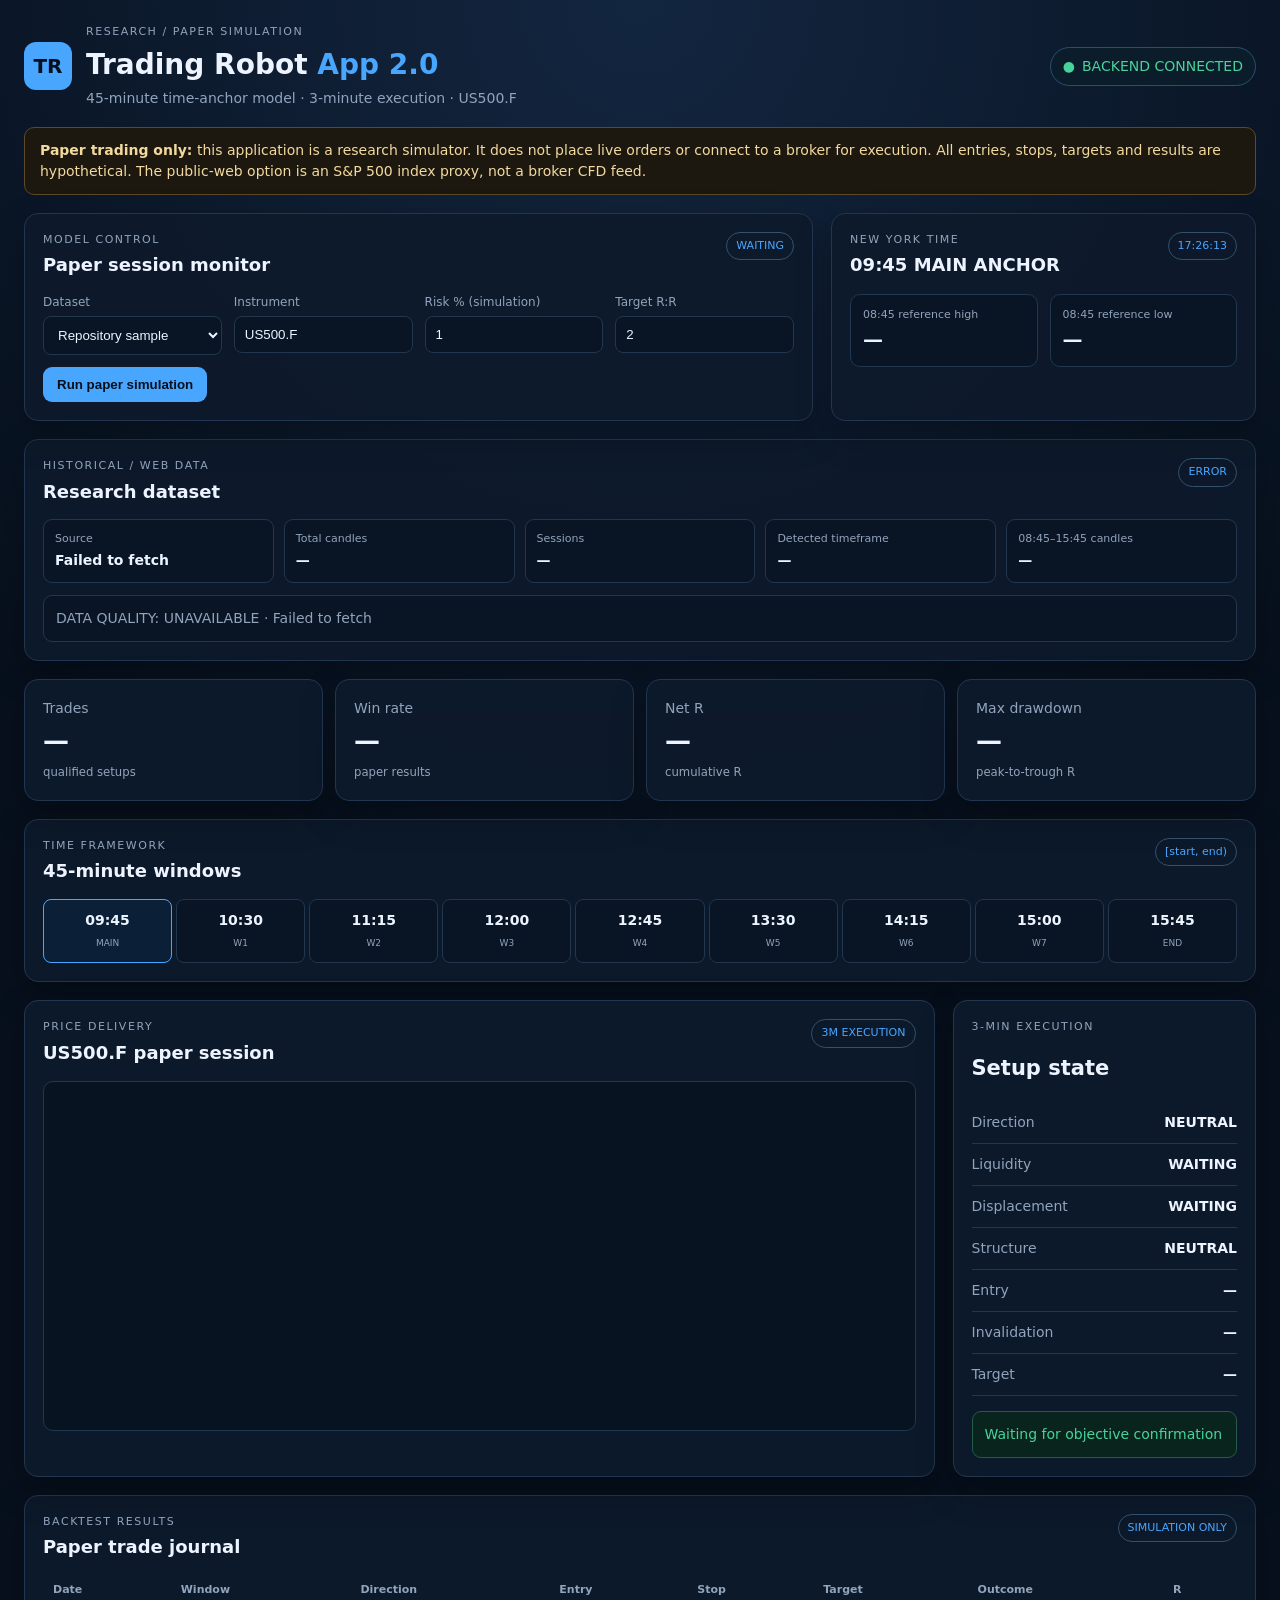
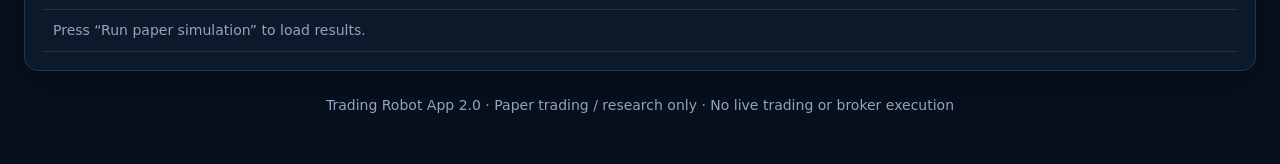
<file: docs/index.html>
<!doctype html>
<html lang="en">
<head>
<meta charset="utf-8"><meta name="viewport" content="width=device-width,initial-scale=1">
<meta name="description" content="Trading Robot App 2.0 — 45-minute time-anchor paper simulation dashboard">
<title>Trading Robot App 2.0</title>
<style>
:root{--bg:#07101d;--panel:#0d1a2b;--panel2:#111f32;--line:#223650;--text:#edf4ff;--muted:#91a4bd;--accent:#49a6ff;--good:#49d39a;--warn:#f1bd62;--bad:#ff6f7d}*{box-sizing:border-box}body{margin:0;background:radial-gradient(circle at top,#132640 0,#07101d 48%);color:var(--text);font:14px/1.5 system-ui,-apple-system,Segoe UI,sans-serif}.wrap{max-width:1400px;margin:auto;padding:24px}.top{display:flex;justify-content:space-between;gap:20px;align-items:center;margin-bottom:18px}.brand{display:flex;gap:14px;align-items:center}.logo{width:48px;height:48px;border-radius:12px;background:var(--accent);display:grid;place-items:center;color:#06101d;font-weight:900;font-size:20px}.eyebrow{font-size:11px;letter-spacing:.14em;color:var(--muted);margin:0 0 3px}.h1{font-size:28px;font-weight:800;margin:0}.h1 span{color:var(--accent)}.sub{color:var(--muted);margin:2px 0 0}.online{padding:8px 12px;border:1px solid #28506d;border-radius:999px;color:var(--good);background:#0b1d2a}.online:before{content:'●';margin-right:7px}.warning{padding:12px 15px;border:1px solid #5c4927;background:#1c1810;color:#f3d99d;border-radius:10px;margin-bottom:18px}.grid{display:grid;grid-template-columns:1.3fr .7fr;gap:18px}.panel{background:rgba(13,26,43,.94);border:1px solid var(--line);border-radius:14px;padding:18px;box-shadow:0 14px 35px #0004}.title{display:flex;justify-content:space-between;align-items:start;gap:12px}.title h2{margin:0;font-size:18px}.badge{border:1px solid #31516e;border-radius:999px;padding:5px 9px;font-size:11px;color:var(--accent)}.controls{display:grid;grid-template-columns:repeat(4,1fr);gap:12px;margin-top:15px}.field label{display:block;color:var(--muted);font-size:12px;margin-bottom:5px}.field input,.field select{width:100%;padding:10px;background:#091524;color:var(--text);border:1px solid var(--line);border-radius:8px}.btn{border:0;border-radius:9px;background:var(--accent);color:#06101d;font-weight:800;padding:10px 14px;cursor:pointer}.btn:hover{filter:brightness(1.08)}.anchor{display:grid;grid-template-columns:1fr 1fr;gap:12px;margin-top:16px}.level{background:#091524;border:1px solid var(--line);border-radius:10px;padding:12px}.level span{display:block;color:var(--muted);font-size:11px}.level b{font-size:20px}.stats{display:grid;grid-template-columns:repeat(4,1fr);gap:12px;margin:18px 0}.stat span,.stat small{display:block;color:var(--muted)}.stat strong{font-size:26px;display:block;margin:3px 0}.timeline{display:grid;grid-template-columns:repeat(9,1fr);gap:4px;margin-top:15px}.tick{padding:10px 5px;text-align:center;background:#091524;border:1px solid var(--line);border-radius:8px}.tick.main{border-color:var(--accent);background:#0b2037}.tick b{display:block}.tick span{font-size:9px;color:var(--muted)}.chart{height:350px;margin-top:15px;border:1px solid var(--line);border-radius:10px;background:#081321;overflow:hidden}.chart svg{width:100%;height:100%}.dash{margin-top:18px}.two{display:grid;grid-template-columns:1.5fr .5fr;gap:18px}.state{display:flex;justify-content:space-between;border-bottom:1px solid var(--line);padding:10px 0}.state:last-child{border:0}.state span{color:var(--muted)}.qualified{margin-top:15px;padding:12px;border-radius:9px;background:#09241d;color:var(--good);border:1px solid #245b49}.data-grid{display:grid;grid-template-columns:repeat(5,1fr);gap:10px;margin-top:14px}.data-item{background:#091524;border:1px solid var(--line);border-radius:9px;padding:11px}.data-item span{display:block;color:var(--muted);font-size:11px}.data-item b{display:block;margin-top:3px}.quality{margin-top:12px;padding:12px;background:#091524;border:1px solid var(--line);border-radius:9px;color:var(--muted)}.table{overflow:auto;margin-top:12px}.table table{width:100%;border-collapse:collapse}.table th,.table td{text-align:left;padding:10px;border-bottom:1px solid var(--line);white-space:nowrap}.table th{font-size:11px;color:var(--muted)}.empty{text-align:center;color:var(--muted);padding:22px}.footer{text-align:center;color:var(--muted);padding:24px}@media(max-width:900px){.grid,.two{grid-template-columns:1fr}.stats{grid-template-columns:repeat(2,1fr)}.timeline{grid-template-columns:repeat(3,1fr)}.controls,.data-grid{grid-template-columns:1fr 1fr}}
</style>
</head>
<body><div class="wrap">
<header class="top"><div class="brand"><div class="logo">TR</div><div><p class="eyebrow">RESEARCH / PAPER SIMULATION</p><div class="h1">Trading Robot <span>App 2.0</span></div><p class="sub">45-minute time-anchor model · 3-minute execution · US500.F</p></div></div><div class="online">BACKEND CONNECTED</div></header>
<div class="warning"><b>Paper trading only:</b> this application is a research simulator. It does not place live orders or connect to a broker for execution. All entries, stops, targets and results are hypothetical. The public-web option is an S&amp;P 500 index proxy, not a broker CFD feed.</div>
<div class="grid"><section class="panel"><div class="title"><div><p class="eyebrow">MODEL CONTROL</p><h2>Paper session monitor</h2></div><span class="badge" id="model">WAITING</span></div><div class="controls"><div class="field"><label>Dataset</label><select id="dataset"><option value="sample">Repository sample</option><option value="historical">MT5 US500 history (when imported)</option><option value="web">Public web S&amp;P 500 proxy</option></select></div><div class="field"><label>Instrument</label><input value="US500.F" id="symbol" readonly></div><div class="field"><label>Risk % (simulation)</label><input type="number" value="1" min="0.1" max="2" step="0.1" id="risk"></div><div class="field"><label>Target R:R</label><input type="number" value="2" min="0.5" max="10" step="0.5" id="rr"></div></div><button class="btn" id="run" style="margin-top:12px">Run paper simulation</button></section>
<section class="panel"><div class="title"><div><p class="eyebrow">NEW YORK TIME</p><h2>09:45 MAIN ANCHOR</h2></div><span class="badge" id="clock">--:--:--</span></div><div class="anchor"><div class="level"><span>08:45 reference high</span><b id="ah">—</b></div><div class="level"><span>08:45 reference low</span><b id="al">—</b></div></div></section></div>
<section class="panel dash"><div class="title"><div><p class="eyebrow">HISTORICAL / WEB DATA</p><h2>Research dataset</h2></div><span class="badge" id="data-status">CHECKING</span></div><div class="data-grid"><div class="data-item"><span>Source</span><b id="data-source">—</b></div><div class="data-item"><span>Total candles</span><b id="data-candles">—</b></div><div class="data-item"><span>Sessions</span><b id="data-sessions">—</b></div><div class="data-item"><span>Detected timeframe</span><b id="data-timeframe">—</b></div><div class="data-item"><span>08:45–15:45 candles</span><b id="data-model-candles">—</b></div></div><div class="quality" id="quality">Data-quality checks will appear here.</div></section>
<section class="stats"><div class="panel stat"><span>Trades</span><strong id="trades">—</strong><small>qualified setups</small></div><div class="panel stat"><span>Win rate</span><strong id="win">—</strong><small>paper results</small></div><div class="panel stat"><span>Net R</span><strong id="net">—</strong><small>cumulative R</small></div><div class="panel stat"><span>Max drawdown</span><strong id="dd">—</strong><small>peak-to-trough R</small></div></section>
<section class="panel"><div class="title"><div><p class="eyebrow">TIME FRAMEWORK</p><h2>45-minute windows</h2></div><span class="badge">[start, end)</span></div><div class="timeline"><div class="tick main"><b>09:45</b><span>MAIN</span></div><div class="tick"><b>10:30</b><span>W1</span></div><div class="tick"><b>11:15</b><span>W2</span></div><div class="tick"><b>12:00</b><span>W3</span></div><div class="tick"><b>12:45</b><span>W4</span></div><div class="tick"><b>13:30</b><span>W5</span></div><div class="tick"><b>14:15</b><span>W6</span></div><div class="tick"><b>15:00</b><span>W7</span></div><div class="tick"><b>15:45</b><span>END</span></div></div></section>
<div class="two dash"><section class="panel"><div class="title"><div><p class="eyebrow">PRICE DELIVERY</p><h2>US500.F paper session</h2></div><span class="badge">3M EXECUTION</span></div><div class="chart"><svg viewBox="0 0 1000 350" preserveAspectRatio="none"></svg></div></section>
<section class="panel"><p class="eyebrow">3-MIN EXECUTION</p><h2>Setup state</h2><div class="state"><span>Direction</span><b id="direction">NEUTRAL</b></div><div class="state"><span>Liquidity</span><b id="liq">WAITING</b></div><div class="state"><span>Displacement</span><b id="disp">WAITING</b></div><div class="state"><span>Structure</span><b id="struct">NEUTRAL</b></div><div class="state"><span>Entry</span><b id="entry">—</b></div><div class="state"><span>Invalidation</span><b id="stop">—</b></div><div class="state"><span>Target</span><b id="target">—</b></div><div class="qualified" id="qual">Waiting for objective confirmation</div></section></div>
<section class="panel dash"><div class="title"><div><p class="eyebrow">BACKTEST RESULTS</p><h2>Paper trade journal</h2></div><span class="badge">SIMULATION ONLY</span></div><div class="table"><table><thead><tr><th>Date</th><th>Window</th><th>Direction</th><th>Entry</th><th>Stop</th><th>Target</th><th>Outcome</th><th>R</th></tr></thead><tbody id="body"><tr><td colspan="8" class="empty">Press “Run paper simulation” to load results.</td></tr></tbody></table></div></section>
<footer class="footer">Trading Robot App 2.0 · Paper trading / research only · No live trading or broker execution</footer>
</div><script src="./config.js"></script><script src="./app.js"></script></body></html>
</file>
